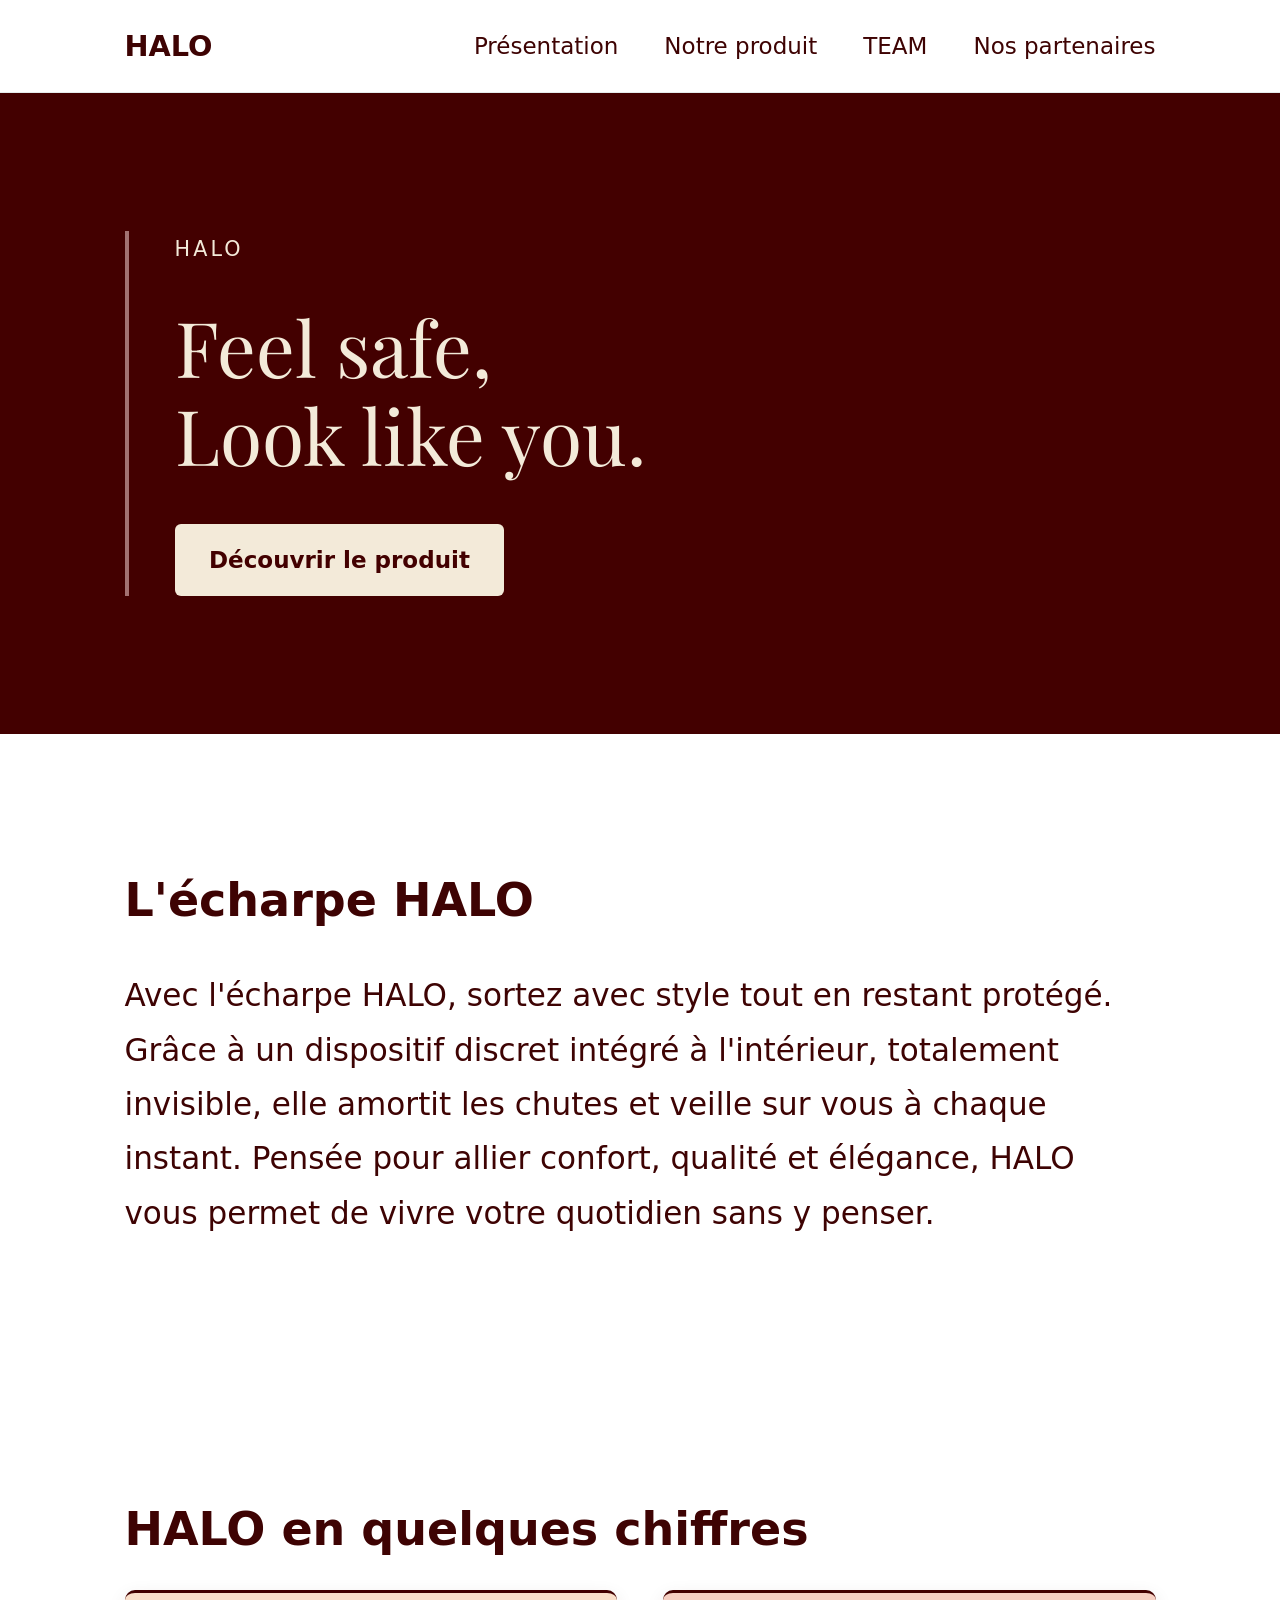
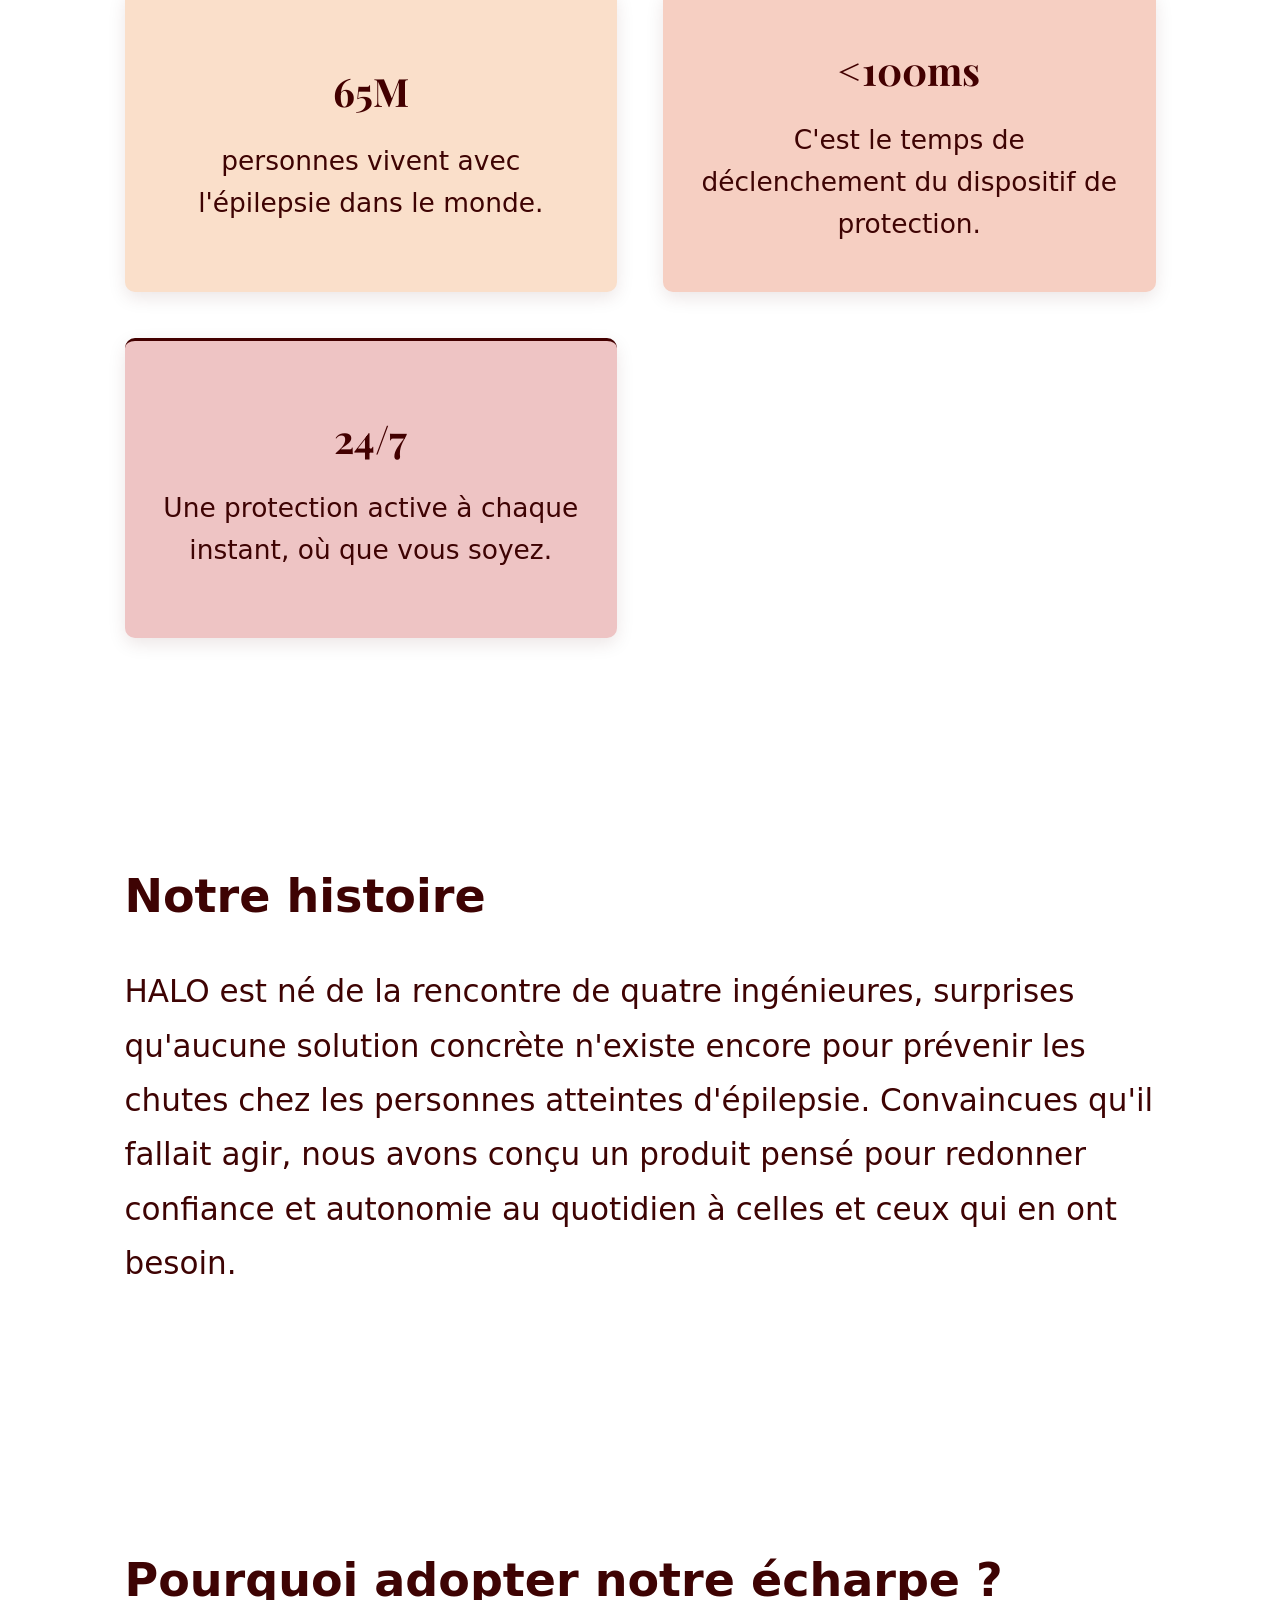
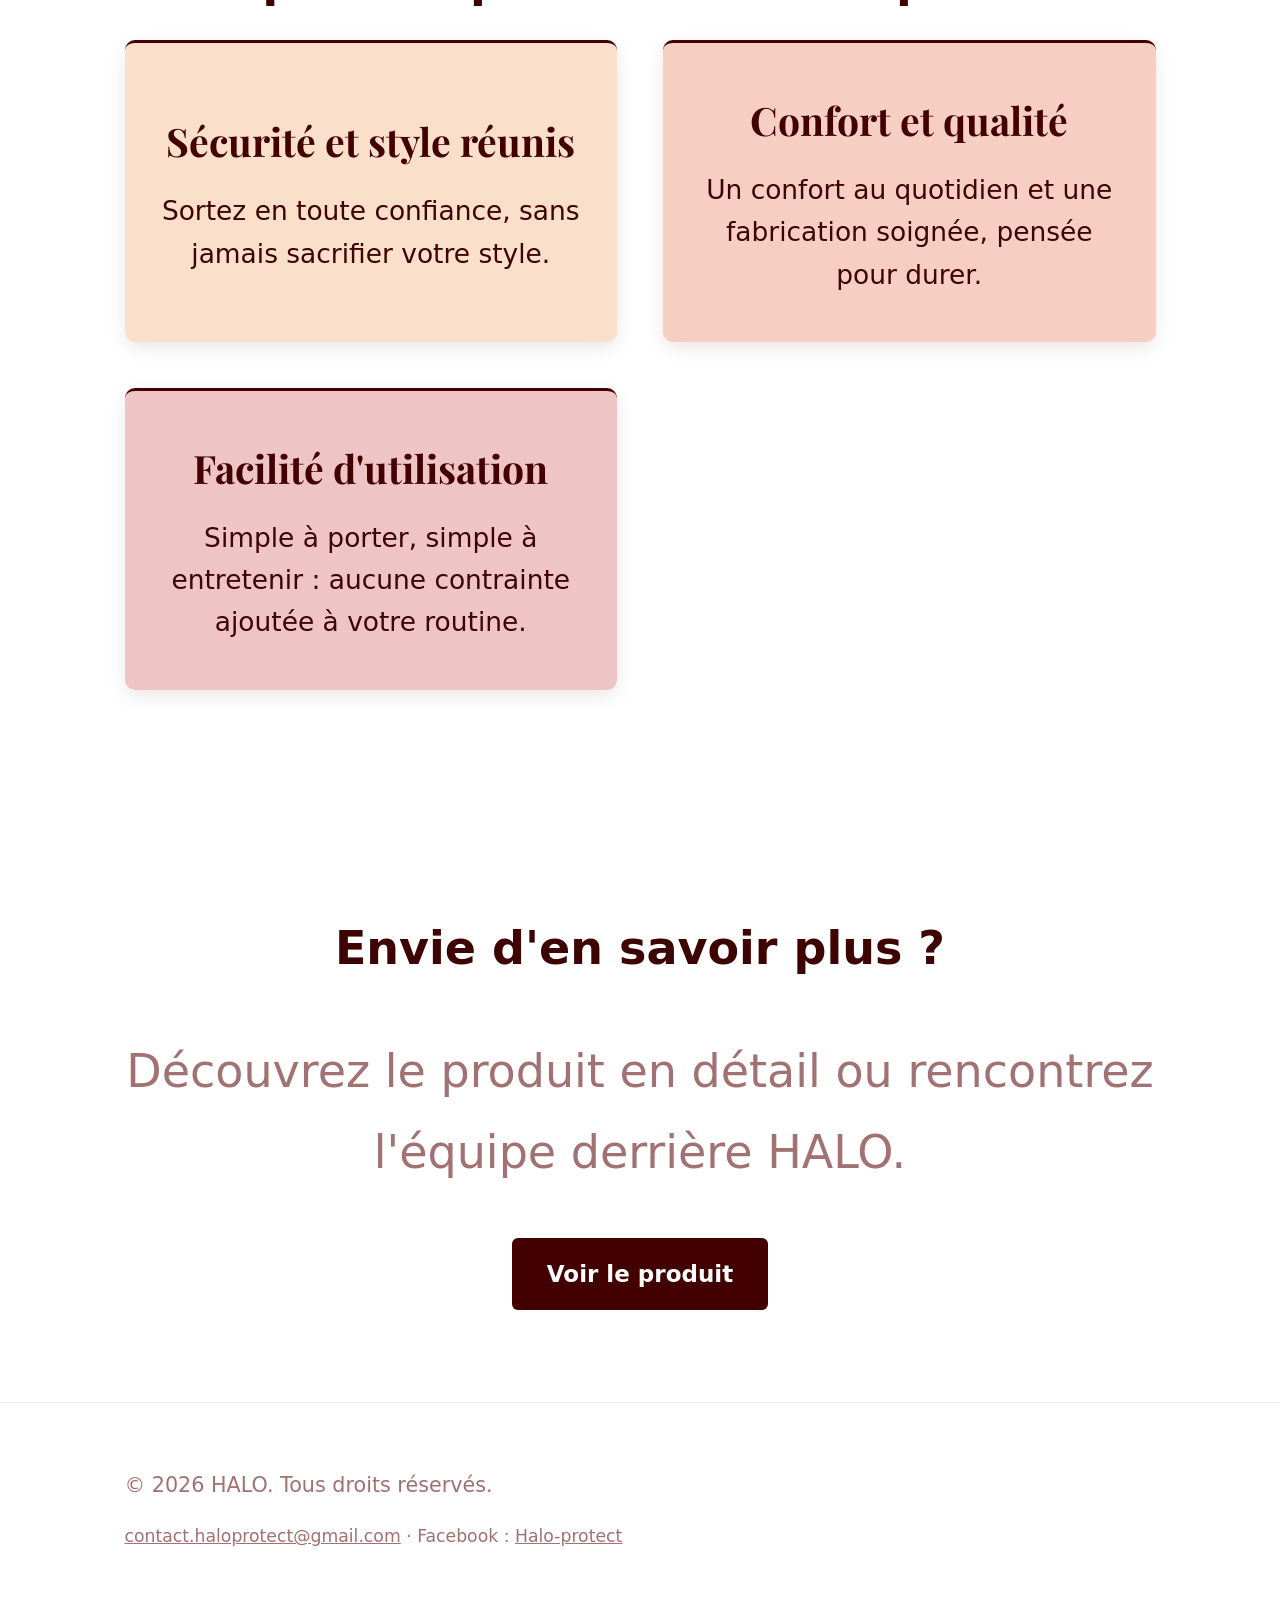
<file: index.html>
<!DOCTYPE html>
<html lang="fr">
<head>
  <meta charset="UTF-8">
  <meta name="viewport" content="width=device-width, initial-scale=1.0">
  <title>HALO Protect – L'écharpe connectée qui protège en cas de chute</title>
  <meta name="description" content="HALO Protect conçoit une écharpe connectée et discrète qui détecte les chutes liées à l'épilepsie en moins de 100ms et veille sur vous 24/7, sans compromis sur le style.">
  <link rel="canonical" href="https://www.halo-protect.be/">
  <meta property="og:title" content="HALO Protect – L'écharpe connectée qui protège en cas de chute">
  <meta property="og:description" content="Une écharpe discrète qui détecte les chutes et veille sur vous à chaque instant.">
  <meta property="og:url" content="https://www.halo-protect.be/">
  <meta property="og:type" content="website">
  <meta property="og:locale" content="fr_BE">
  <link rel="stylesheet" href="css/style.css?v=32">
  <link rel="preconnect" href="https://fonts.googleapis.com">
  <link rel="preconnect" href="https://fonts.gstatic.com" crossorigin>
  <link href="https://fonts.googleapis.com/css2?family=Playfair+Display:wght@400;600&display=swap" rel="stylesheet">
</head>
<body>

  <header class="site-header">
    <div class="container">
      <div class="logo">HALO</div>
      <nav>
        <ul class="nav-links">
          <li><a href="index.html">Présentation</a></li>
          <li><a href="produit.html">Notre produit</a></li>
          <li><a href="equipe.html">TEAM</a></li>
          <li><a href="partenaires.html">Nos partenaires</a></li>
        </ul>
      </nav>
    </div>
  </header>

  <main>

    <!-- Hero / accroche principale -->
    <section class="hero hero-dark">
      <div class="container hero-dark-inner">
        <div class="hero-bar"></div>
        <div>
          <p class="hero-eyebrow">HALO</p>
          <h1 class="hero-slogan">Feel safe,<br>Look like you.</h1>
          <a href="produit.html" class="btn">Découvrir le produit</a>
        </div>
      </div>
    </section>

    <!-- Section : présentation générale -->
    <section class="section">
      <div class="container">
        <h2 class="section-title">L'écharpe HALO</h2>
        <p>Avec l'écharpe HALO, sortez avec style tout en restant protégé. Grâce à un dispositif discret
          intégré à l'intérieur, totalement invisible, elle amortit les chutes et veille sur vous à chaque instant.
          Pensée pour allier confort, qualité et élégance, HALO vous permet de vivre votre quotidien sans y penser.
        </p>
      </div>
    </section>

    <!-- Section : chiffres clés -->
    <section class="section">
      <div class="container">
        <h2 class="section-title">HALO en quelques chiffres</h2>
        <div class="grid">
          <div class="card">
            <h3>65M</h3>
            <p>personnes vivent avec l'épilepsie dans le monde.</p>
          </div>
          <div class="card">
            <h3>&lt;100ms</h3>
            <p>C'est le temps de déclenchement du dispositif de protection.</p>
          </div>
          <div class="card">
            <h3>24/7</h3>
            <p>Une protection active à chaque instant, où que vous soyez.</p>
          </div>
        </div>
      </div>
    </section>

    <section class="section">
      <div class="container">
        <h2 class="section-title">Notre histoire</h2>
        <p>HALO est né de la rencontre de quatre ingénieures, surprises qu'aucune solution concrète n'existe
          encore pour prévenir les chutes chez les personnes atteintes d'épilepsie. Convaincues qu'il fallait agir,
          nous avons conçu un produit pensé pour redonner confiance et autonomie au quotidien à celles et ceux
          qui en ont besoin.
        </p>
      </div>
    </section>


    <!-- Section : points forts / arguments -->
    <section class="section">
      <div class="container">
        <h2 class="section-title">Pourquoi adopter notre écharpe ?</h2>
        <div class="grid">
          <div class="card">
            <h3>Sécurité et style réunis</h3>
            <p>Sortez en toute confiance, sans jamais sacrifier votre style.</p>
          </div>
          <div class="card">
            <h3>Confort et qualité</h3>
            <p>Un confort au quotidien et une fabrication soignée, pensée pour durer.</p>
          </div>
          <div class="card">
            <h3>Facilité d'utilisation</h3>
            <p>Simple à porter, simple à entretenir : aucune contrainte ajoutée à votre routine.</p>
          </div>
        </div>
      </div>
    </section>

    <!-- Section : CTA final -->
    <section class="section">
      <div class="container" style="text-align:center;">
        <h2 class="section-title">Envie d'en savoir plus ?</h2>
        <p class="section-subtitle">Découvrez le produit en détail ou rencontrez l'équipe derrière HALO.</p>
        <a href="produit.html" class="btn">Voir le produit</a>
      </div>
    </section>

  </main>

  <footer class="site-footer">
    <div class="container">
      <p>&copy; 2026 HALO. Tous droits réservés.</p>
      <p style="font-size: 0.75rem;">
        <a href="mailto:contact.haloprotect@gmail.com">contact.haloprotect@gmail.com</a>
        &middot;
        Facebook : <a href="https://www.facebook.com/profile.php?id=61594690288564" target="_blank" rel="noopener">Halo-protect</a>
      </p>
    </div>
  </footer>

  
</body>
</html>
</file>
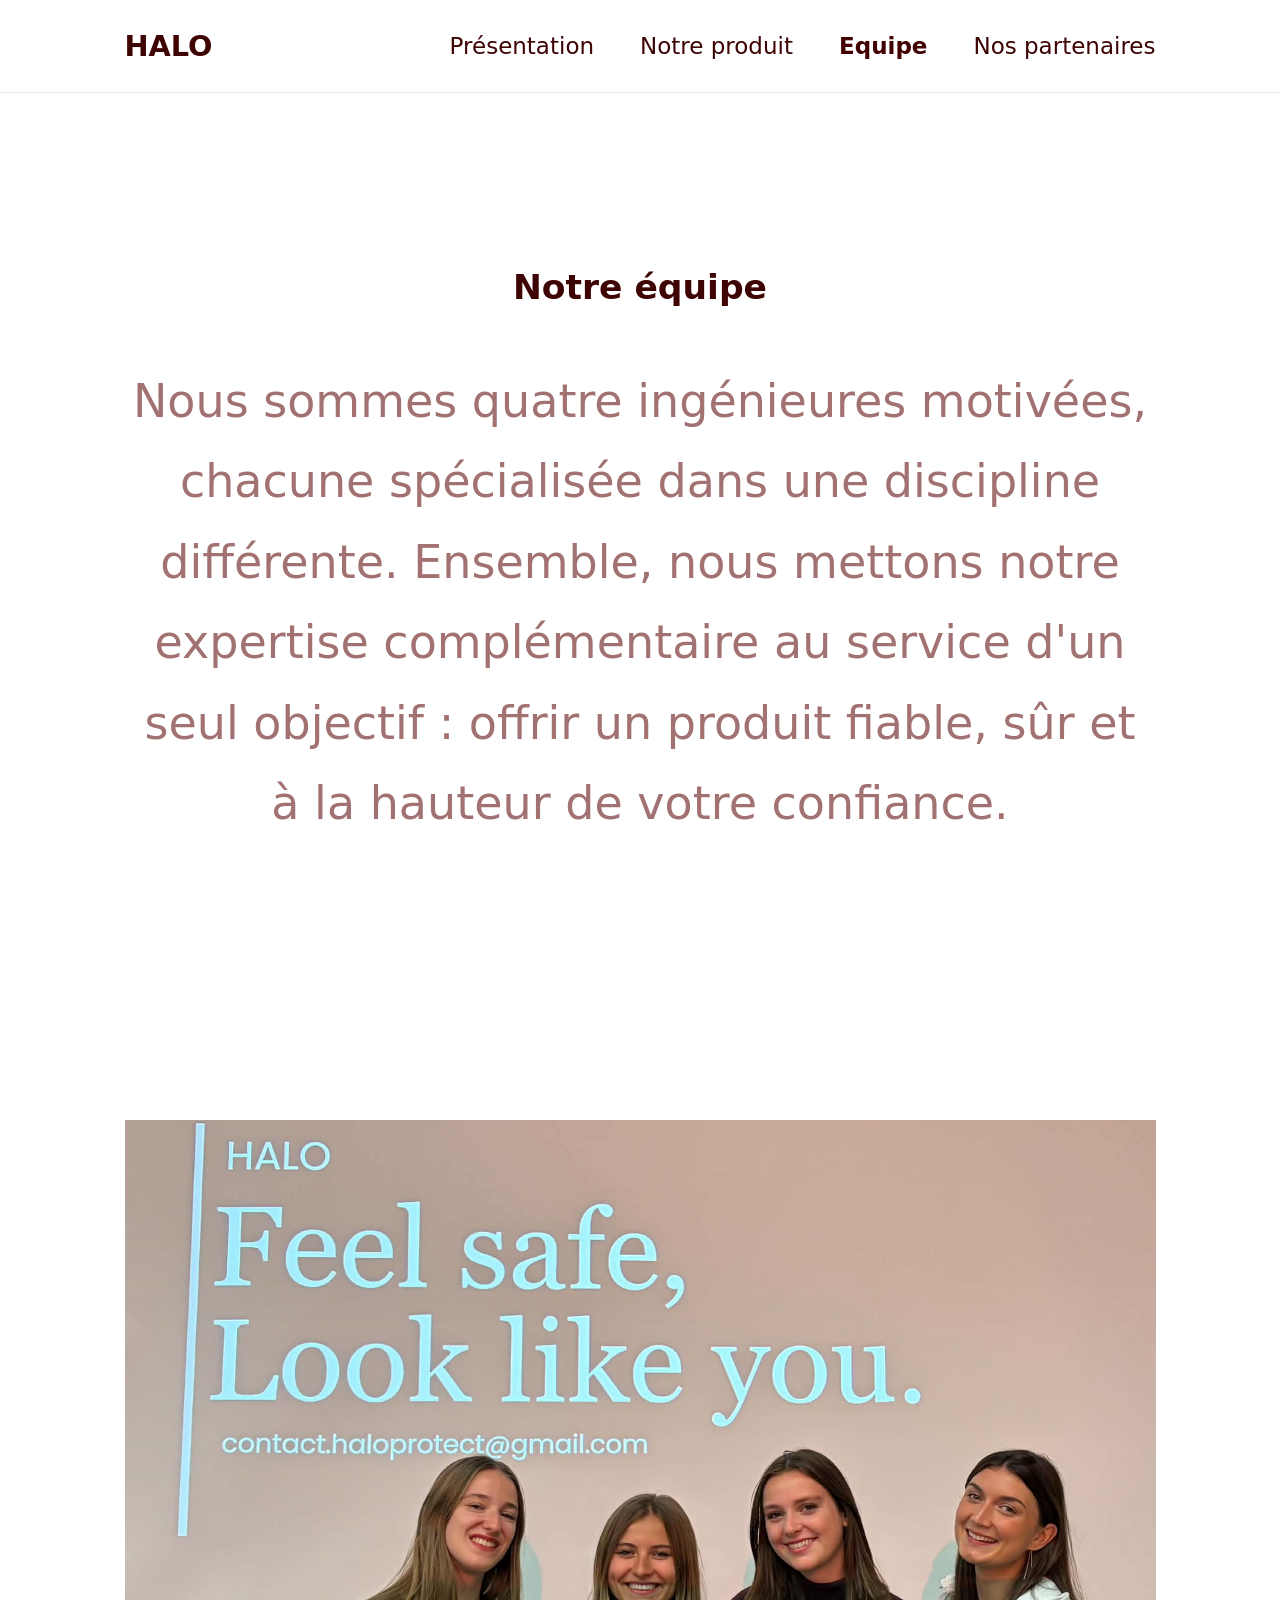
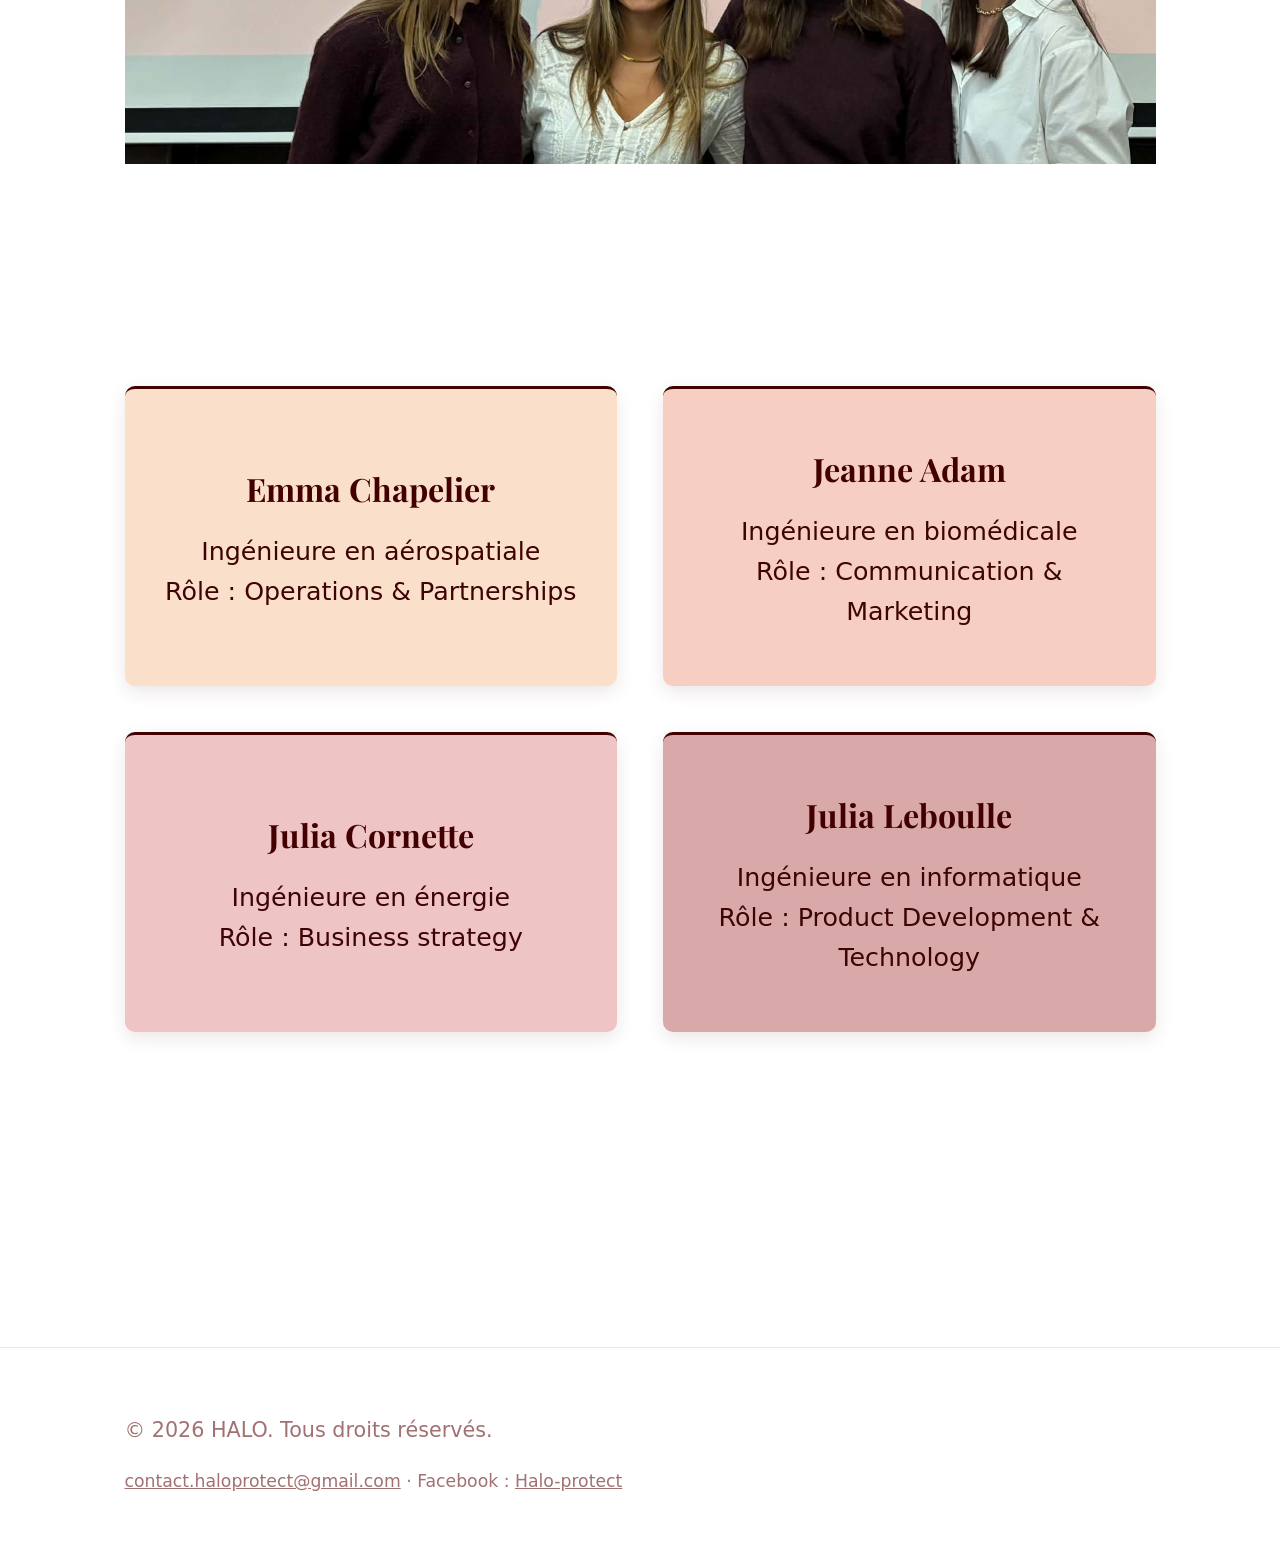
<file: equipe.html>
<!DOCTYPE html>
<html lang="fr">
<head>
  <meta charset="UTF-8">
  <meta name="viewport" content="width=device-width, initial-scale=1.0">
  <title>Équipe | HALO Protect</title>
  <meta name="description" content="Découvrez l'équipe HALO Protect, quatre ingénieurs réunis pour redonner confiance et autonomie aux personnes atteintes d'épilepsie.">
  <link rel="canonical" href="https://www.halo-protect.be/equipe.html">
  <meta property="og:title" content="Équipe | HALO Protect">
  <meta property="og:description" content="Découvrez l'équipe HALO Protect, quatre ingénieurs réunis pour redonner confiance et autonomie au quotidien.">
  <meta property="og:url" content="https://www.halo-protect.be/equipe.html">
  <meta property="og:type" content="website">
  <meta property="og:locale" content="fr_BE">
  <link rel="stylesheet" href="css/style.css?v=32">
  <link rel="preconnect" href="https://fonts.googleapis.com">
  <link rel="preconnect" href="https://fonts.gstatic.com" crossorigin>
  <link href="https://fonts.googleapis.com/css2?family=Playfair+Display:wght@400;600&display=swap" rel="stylesheet">
</head>
<body>

  <header class="site-header">
    <div class="container">
      <div class="logo">HALO</div>
      <nav>
        <ul class="nav-links">
          <li><a href="index.html">Présentation</a></li>
          <li><a href="produit.html">Notre produit</a></li>
          <li><a href="equipe.html" class="active">Equipe</a></li>
          <li><a href="partenaires.html">Nos partenaires</a></li>
        </ul>
      </nav>
    </div>
  </header>

  <main>

    <!-- Intro équipe -->
    <section class="hero">
      <div class="container">
        <h1>Notre équipe</h1>
        <p class="section-subtitle">Nous sommes quatre ingénieures motivées, chacune spécialisée dans une discipline différente. Ensemble, nous mettons notre expertise complémentaire au service d'un seul objectif : offrir un produit fiable, sûr et à la hauteur de votre confiance.</p>
      </div>
    </section>

    <!-- Photo de l'équipe -->
    <section class="section">
      <div class="container">
        <img src="assets/images/equipe2.jpg" alt="Photo de l'équipe HALO" class="team-photo">
      </div>
    </section>

    <!-- Membres de l'équipe -->
    <section class="section">
      <div class="container">
        <h2 class="section-title"></h2>
        <div class="grid team-grid">
          <div class="card team-card team-card-1">
            <h3>Emma Chapelier</h3>
            <p>Ingénieure en aérospatiale<br>
              Rôle : Operations & Partnerships</p>
          </div>
          <div class="card team-card team-card-2">
            <h3>Jeanne Adam</h3>
            <p>Ingénieure en biomédicale<br>
              Rôle : Communication & Marketing</p>
          </div>
          <div class="card team-card team-card-3">
            <h3>Julia Cornette</h3>
            <p>Ingénieure en énergie<br>
              Rôle : Business strategy</p>
          </div>
          <div class="card team-card team-card-4">
            <h3>Julia Leboulle</h3>
            <p>Ingénieure en informatique<br>
              Rôle : Product Development & Technology</p>
          </div>
        </div>
      </div>
    </section>

    <!-- Valeurs / culture (optionnel) -->
    <section class="section">
      <div class="container">
        <h2 class="section-title"></h2>
        <p></p>
      </div>
    </section>

  </main>

  <footer class="site-footer">
    <div class="container">
      <p>&copy; 2026 HALO. Tous droits réservés.</p>
      <p style="font-size: 0.75rem;">
        <a href="mailto:contact.haloprotect@gmail.com">contact.haloprotect@gmail.com</a>
        &middot;
        Facebook : <a href="https://www.facebook.com/profile.php?id=61594690288564" target="_blank" rel="noopener">Halo-protect</a>
      </p>
    </div>
  </footer>

  <script src="js/main.js"></script>
</body>
</html>
</file>
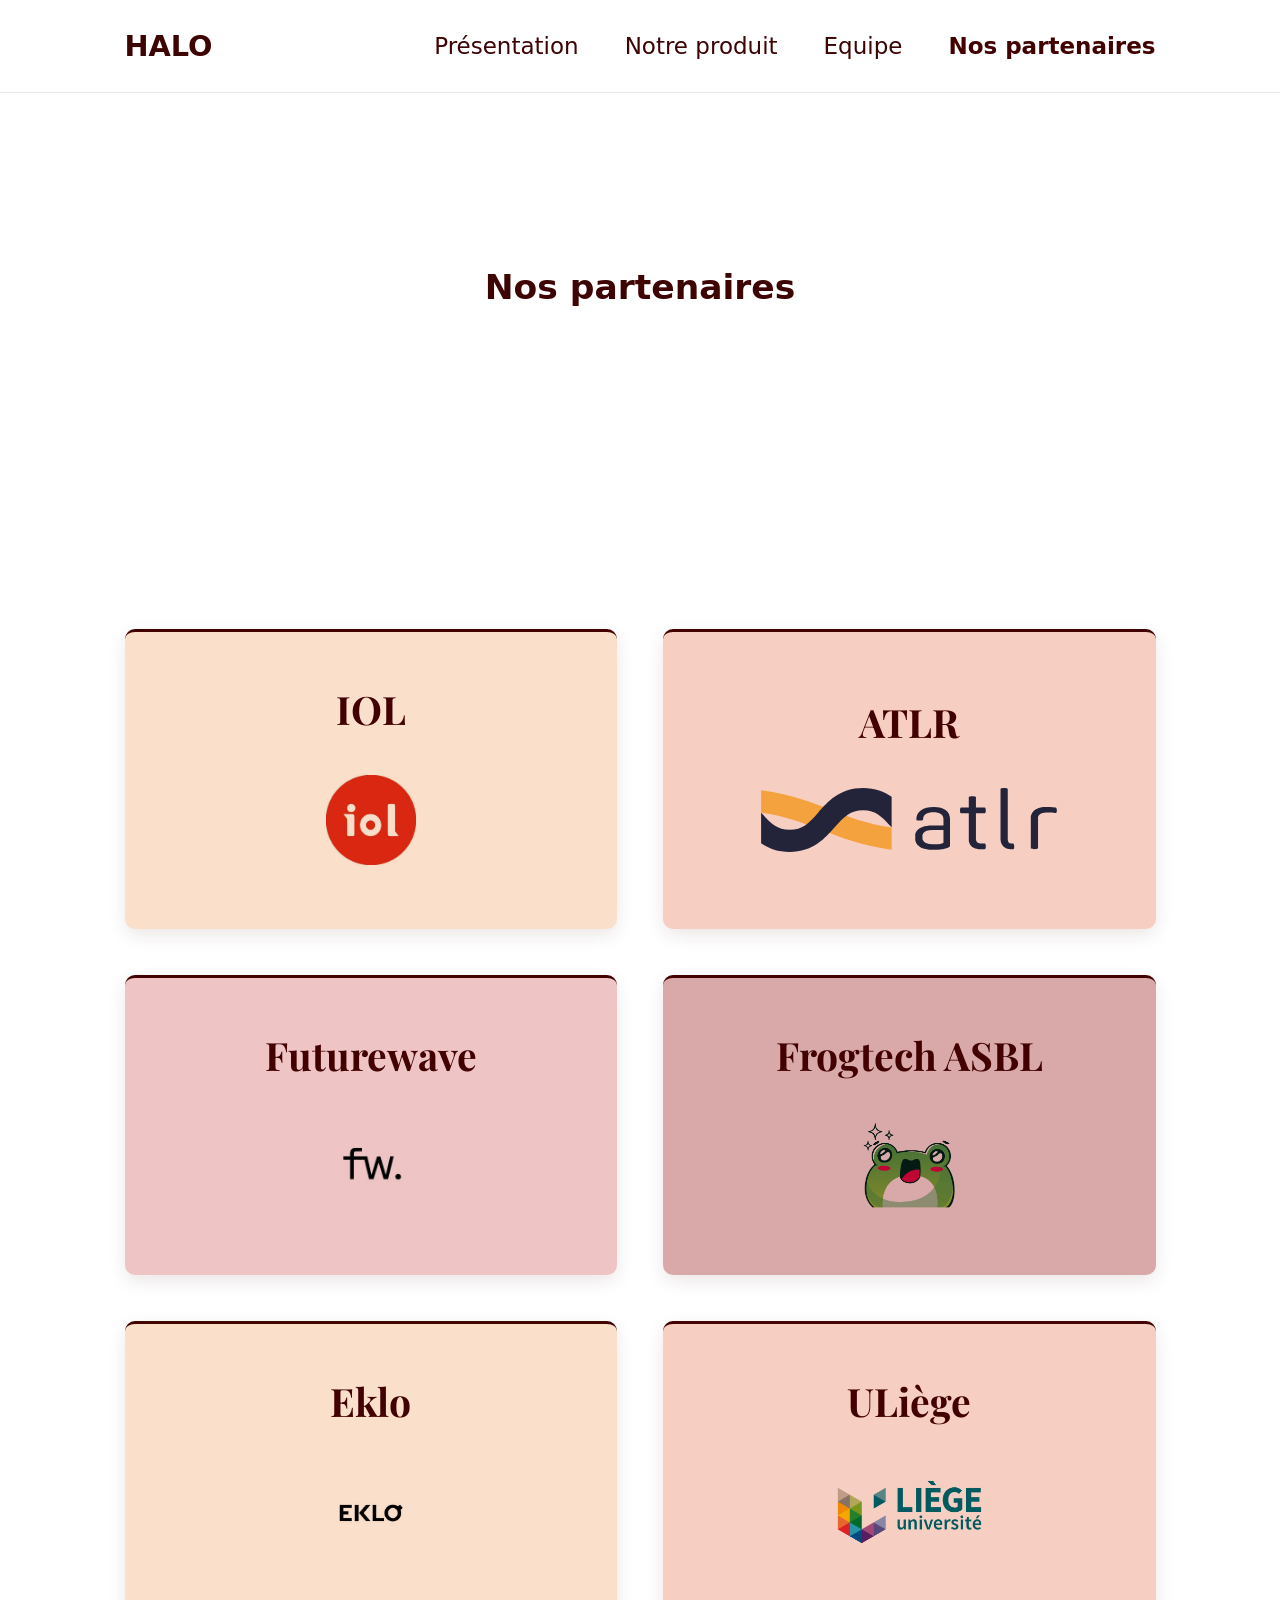
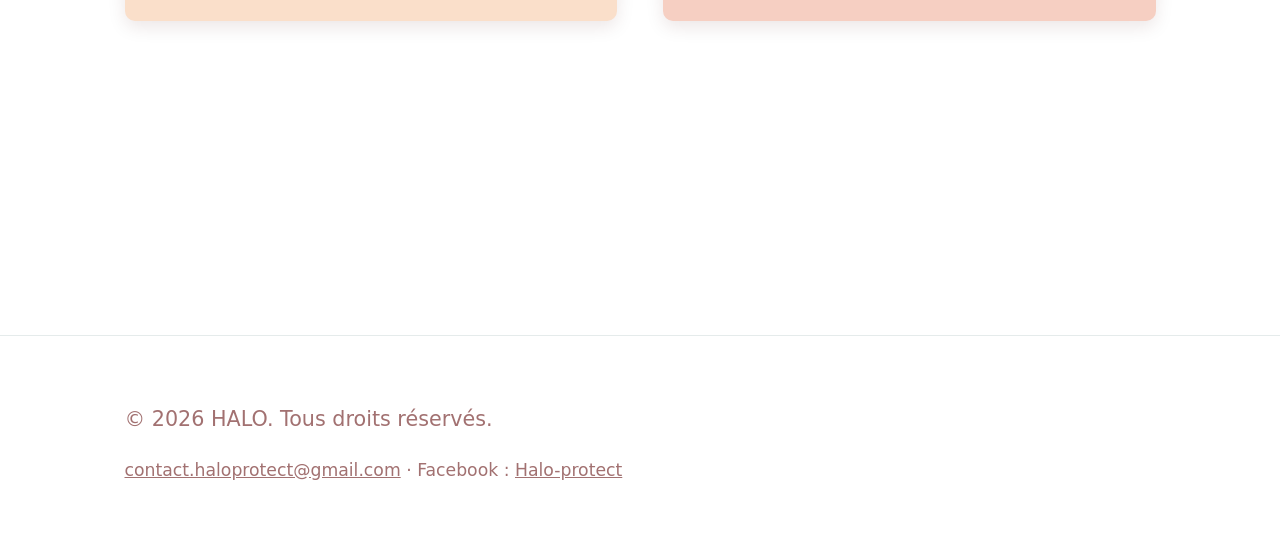
<file: partenaires.html>
<!DOCTYPE html>
<html lang="fr">
<head>
  <meta charset="UTF-8">
  <meta name="viewport" content="width=device-width, initial-scale=1.0">
  <title>Nos partenaires | HALO Protect</title>
  <meta name="description" content="Découvrez les partenaires qui soutiennent HALO Protect dans le développement de son écharpe connectée pour la protection contre les chutes.">
  <link rel="canonical" href="https://www.halo-protect.be/partenaires.html">
  <meta property="og:title" content="Nos partenaires | HALO Protect">
  <meta property="og:description" content="Découvrez les partenaires qui soutiennent HALO Protect.">
  <meta property="og:url" content="https://www.halo-protect.be/partenaires.html">
  <meta property="og:type" content="website">
  <meta property="og:locale" content="fr_BE">
  <link rel="stylesheet" href="css/style.css?v=32">
  <link rel="preconnect" href="https://fonts.googleapis.com">
  <link rel="preconnect" href="https://fonts.gstatic.com" crossorigin>
  <link href="https://fonts.googleapis.com/css2?family=Playfair+Display:wght@400;600&display=swap" rel="stylesheet">
</head>
<body>

  <header class="site-header">
    <div class="container">
      <div class="logo">HALO</div>
      <nav>
        <ul class="nav-links">
          <li><a href="index.html">Présentation</a></li>
          <li><a href="produit.html">Notre produit</a></li>
          <li><a href="equipe.html">Equipe</a></li>
          <li><a href="partenaires.html" class="active">Nos partenaires</a></li>
        </ul>
      </nav>
    </div>
  </header>

  <main>

    <!-- Intro partenaires -->
    <section class="hero">
      <div class="container">
        <h1>Nos partenaires</h1>
        <p class="section-subtitle"></p>
      </div>
    </section>

    <!-- Liste des partenaires -->
    <section class="section">
      <div class="container">
        <h2 class="section-title"></h2>
        <div class="grid">
          <div class="card card-partner">
            <h3>IOL</h3>
            <img src="assets/images/partenaires/iol.jpeg" alt="Logo IOL" class="partner-logo">
            <p></p>
          </div>
          <div class="card card-partner">
            <h3>ATLR</h3>
            <img src="assets/images/partenaires/atlr.svg" alt="Logo ATLR Engineering" class="partner-logo">
            <p></p>
          </div>
          <div class="card card-partner">
            <h3>Futurewave</h3>
            <img src="assets/images/partenaires/futurewave.jpeg" alt="Logo Futurewave" class="partner-logo">
            <p></p>
          </div>
          <div class="card card-partner">
            <h3>Frogtech ASBL</h3>
            <img src="assets/images/partenaires/frogtech.png" alt="Logo Frogtech ASBL" class="partner-logo">
            <p></p>
          </div>
          <div class="card card-partner">
            <h3>Eklo</h3>
            <img src="assets/images/partenaires/eklo.png" alt="Logo Eklo" class="partner-logo">
            <p></p>
          </div>
          <div class="card card-partner">
            <h3>ULiège</h3>
            <img src="assets/images/partenaires/uliege.png" alt="Logo ULiège" class="partner-logo">
            <p></p>
          </div>
        </div>
      </div>
    </section>

    <!-- Appel à devenir partenaire -->
    <section class="section">
      <div class="container">
        <h2 class="section-title"></h2>
        <p></p>
      </div>
    </section>

  </main>

  <footer class="site-footer">
    <div class="container">
      <p>&copy; 2026 HALO. Tous droits réservés.</p>
      <p style="font-size: 0.75rem;">
        <a href="mailto:contact.haloprotect@gmail.com">contact.haloprotect@gmail.com</a>
        &middot;
        Facebook : <a href="https://www.facebook.com/profile.php?id=61594690288564" target="_blank" rel="noopener">Halo-protect</a>
      </p>
    </div>
  </footer>

  <script src="js/main.js"></script>
</body>
</html>
</file>
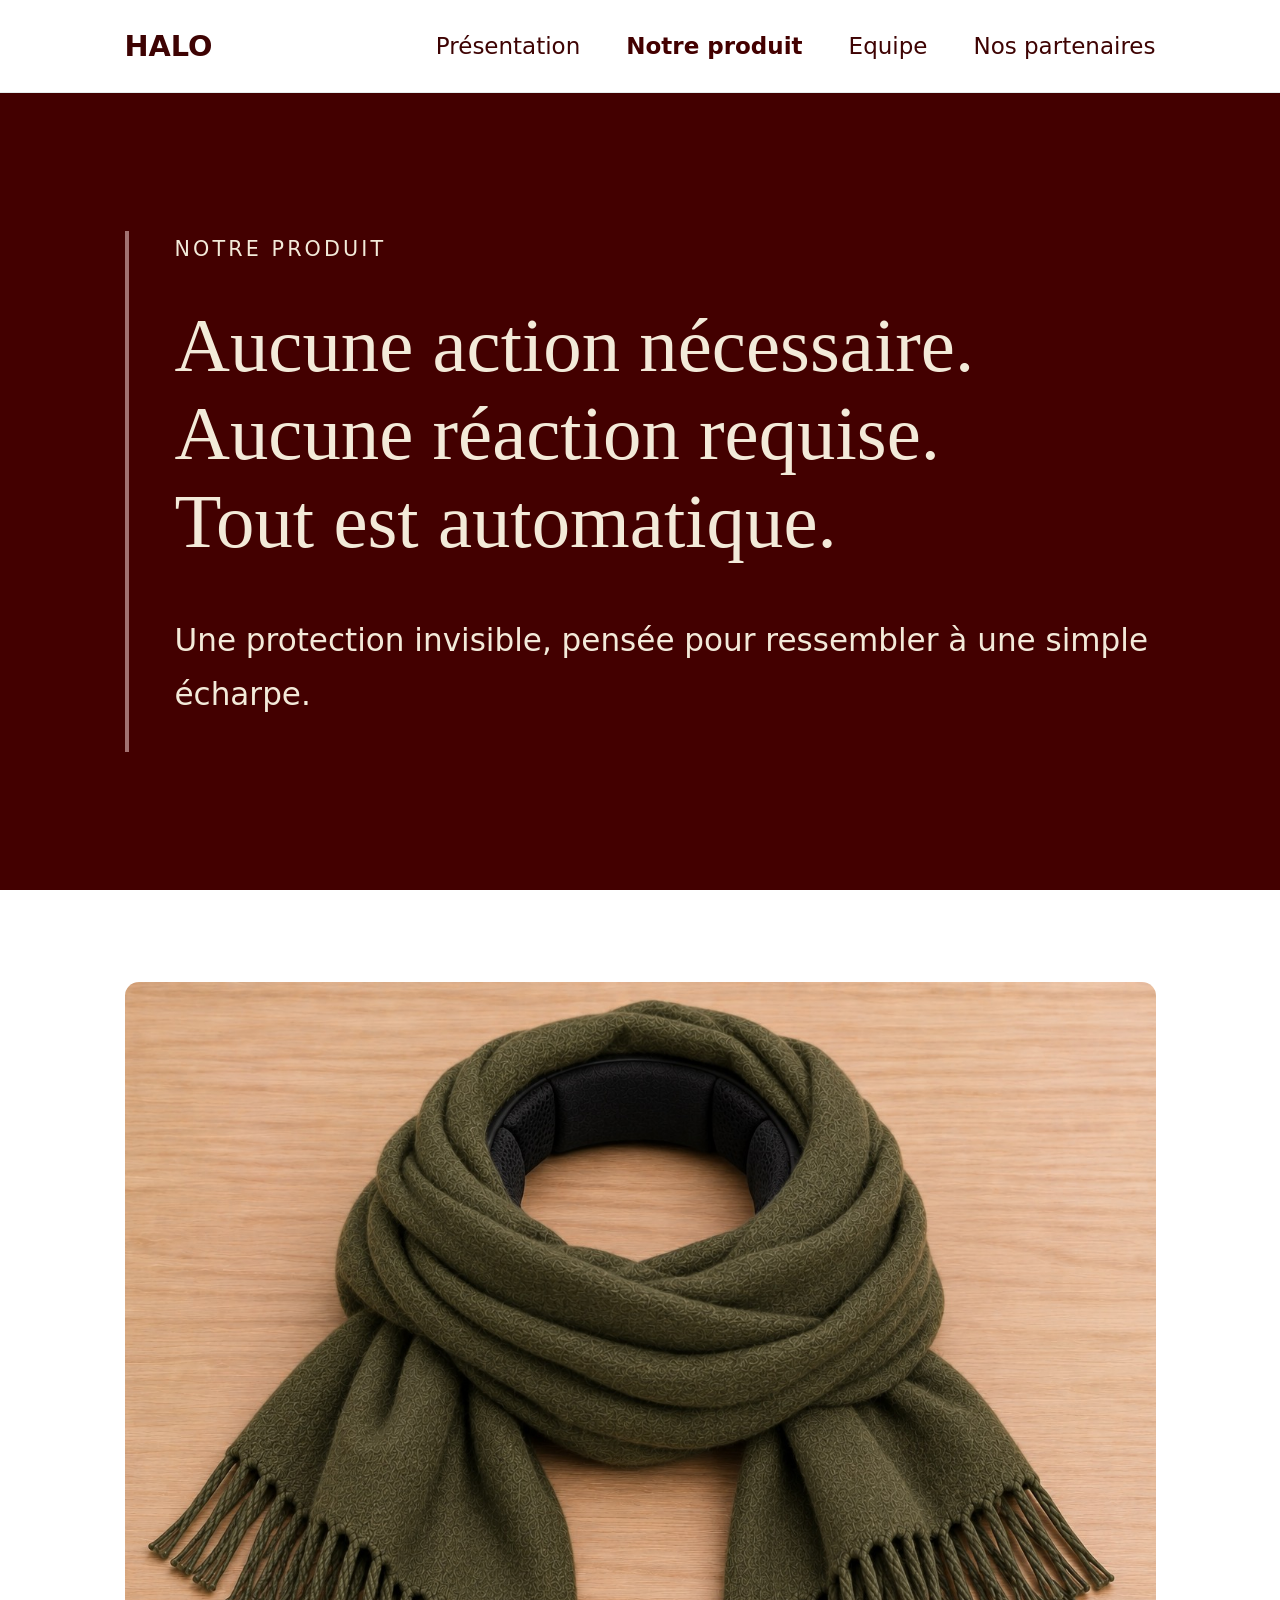
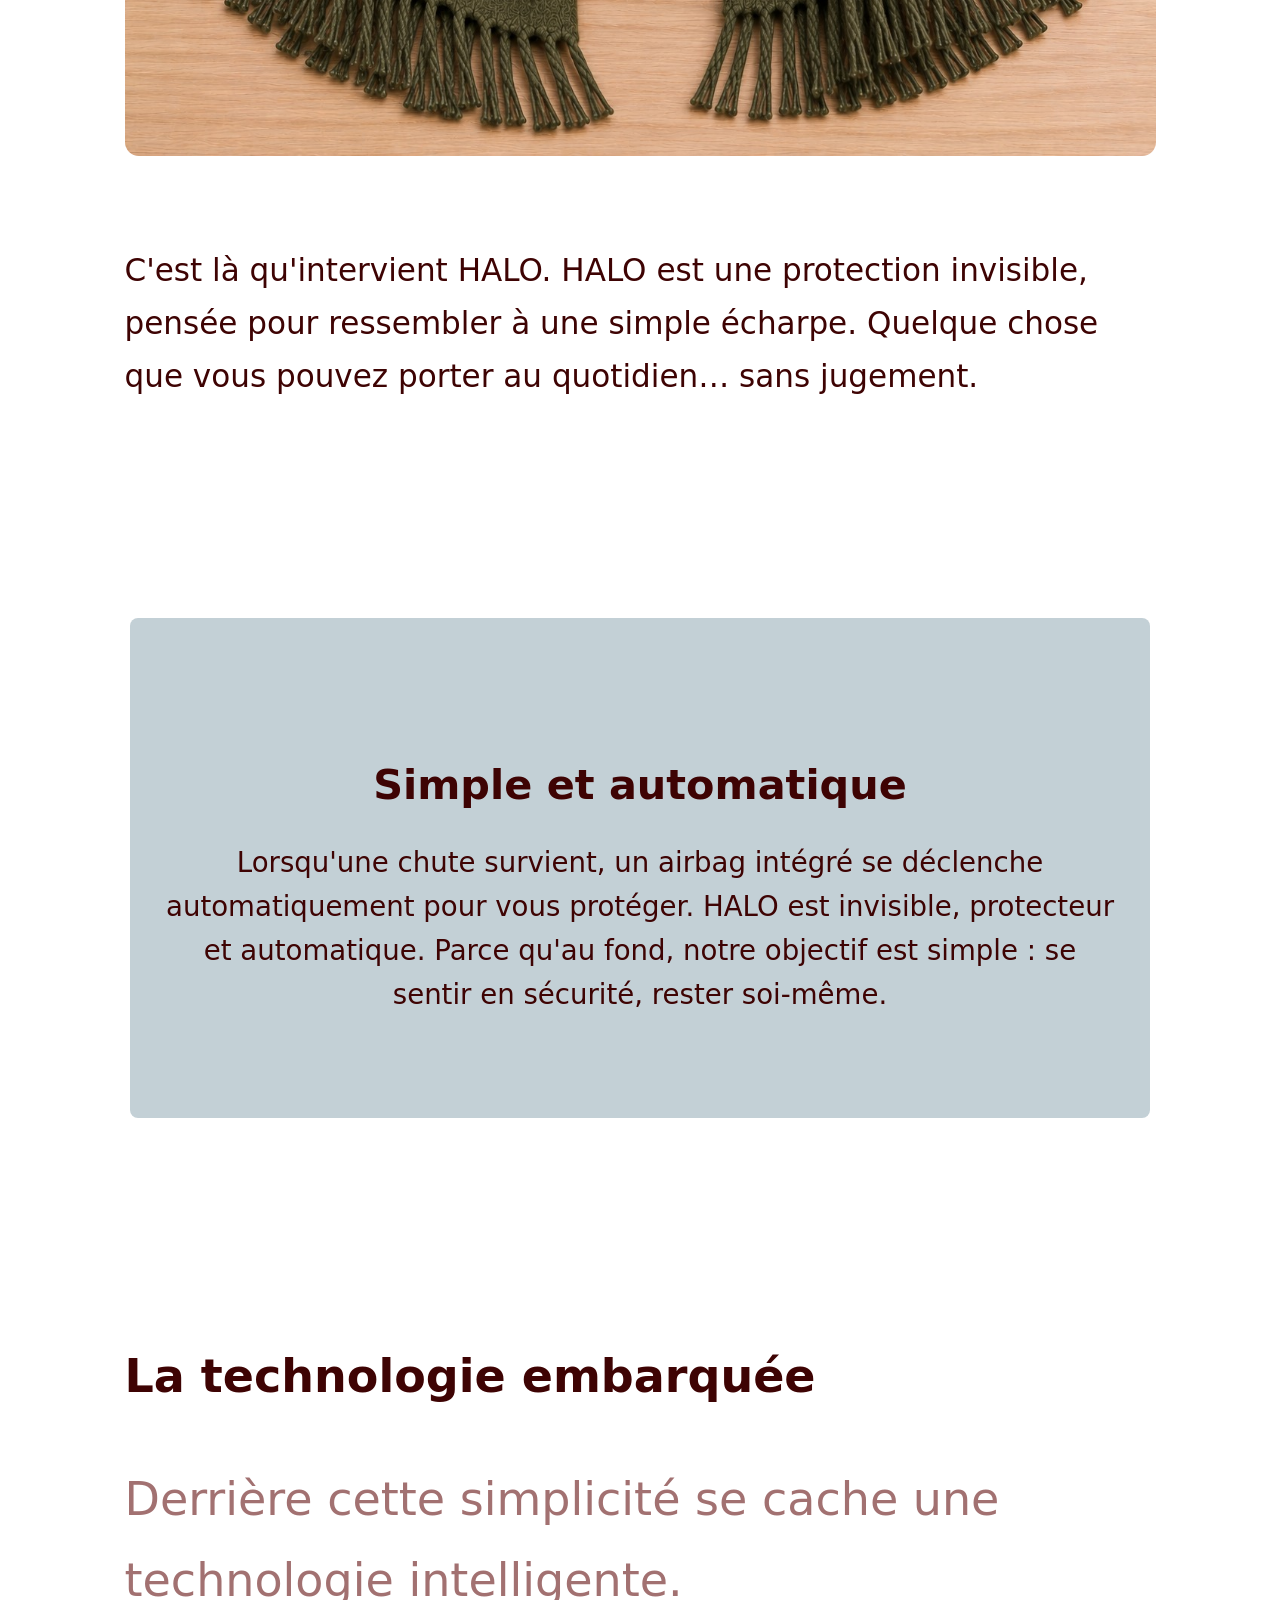
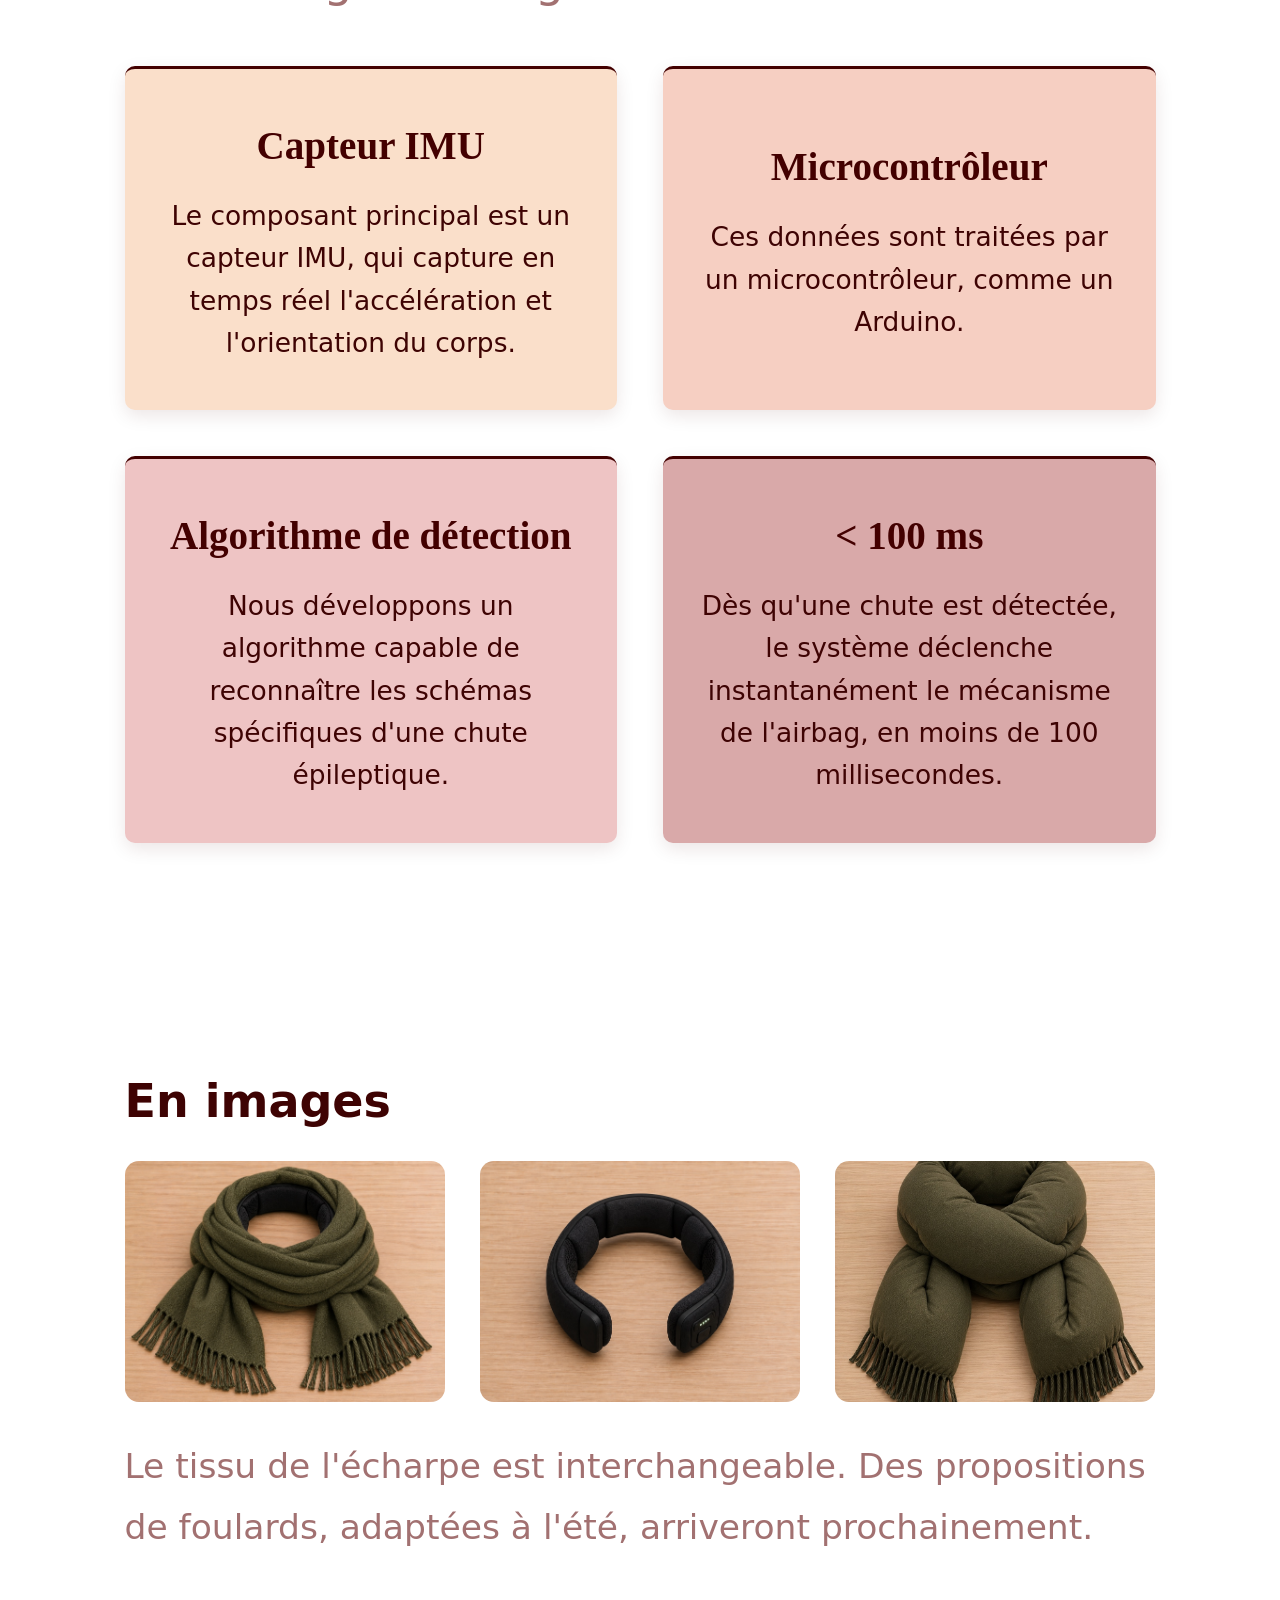
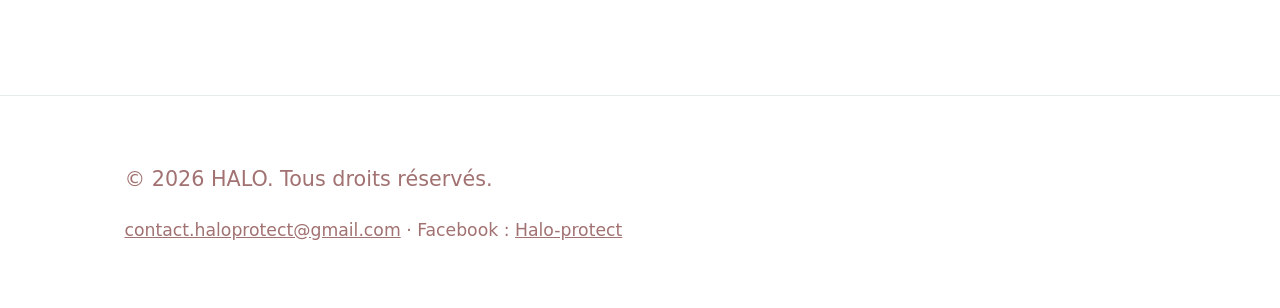
<file: produit.html>
<!DOCTYPE html>
<html lang="fr">
<head>
  <meta charset="UTF-8">
  <meta name="viewport" content="width=device-width, initial-scale=1.0">
  <title>Notre produit | HALO Protect</title>
  <meta name="description" content="Découvrez l'écharpe HALO Protect : un dispositif discret et connecté qui amortit les chutes et alerte en temps réel, pensé pour les personnes atteintes d'épilepsie.">
  <link rel="canonical" href="https://www.halo-protect.be/produit.html">
  <meta property="og:title" content="Notre produit | HALO Protect">
  <meta property="og:description" content="Découvrez l'écharpe HALO Protect, notre dispositif connecté qui amortit les chutes et alerte en temps réel.">
  <meta property="og:url" content="https://www.halo-protect.be/produit.html">
  <meta property="og:type" content="website">
  <meta property="og:locale" content="fr_BE">
  <link rel="stylesheet" href="css/style.css?v=32">
</head>
<body>

  <header class="site-header">
    <div class="container">
      <div class="logo">HALO</div>
      <nav>
        <ul class="nav-links">
          <li><a href="index.html">Présentation</a></li>
          <li><a href="produit.html">Notre produit</a></li>
          <li><a href="equipe.html">Equipe</a></li>
          <li><a href="partenaires.html">Nos partenaires</a></li>
        </ul>
      </nav>
    </div>
  </header>

  <main>

    <!-- Intro produit -->
    <section class="hero hero-dark">
      <div class="container hero-dark-inner">
        <div class="hero-bar"></div>
        <div>
          <p class="hero-eyebrow">Notre produit</p>
          <h1 class="hero-slogan">Aucune action nécessaire.<br>Aucune réaction requise.<br>Tout est automatique.</h1>
          <p>Une protection invisible, pensée pour ressembler à une simple écharpe.</p>
        </div>
      </div>
    </section>

    <!-- Accroche -->
    <section class="section">
      <div class="container product-intro">
        <img src="assets/images/produit-1.jpg" alt="L'écharpe HALO avec l'airbag intégré, non gonflé" class="product-photo">
        <p>C'est là qu'intervient HALO. HALO est une protection invisible, pensée pour ressembler
          à une simple écharpe. Quelque chose que vous pouvez porter au quotidien… sans jugement.</p>
      </div>
    </section>

    <!-- Fonctionnement -->
    <section class="section">
      <div class="container callout-wrap">
        <div class="callout">
          <h2 class="section-title">Simple et automatique</h2>
          <p>Lorsqu'une chute survient, un airbag intégré se déclenche automatiquement pour vous protéger.
            HALO est invisible, protecteur et automatique. Parce qu'au fond, notre objectif est simple :
            se sentir en sécurité, rester soi-même.</p>
        </div>
      </div>
    </section>

    <!-- Technologie embarquée -->
    <section class="section">
      <div class="container">
        <h2 class="section-title">La technologie embarquée</h2>
        <p class="section-subtitle">Derrière cette simplicité se cache une technologie intelligente.</p>
        <div class="grid">
          <div class="card">
            <h3>Capteur IMU</h3>
            <p>Le composant principal est un capteur IMU, qui capture en temps réel l'accélération
              et l'orientation du corps.</p>
          </div>
          <div class="card">
            <h3>Microcontrôleur</h3>
            <p>Ces données sont traitées par un microcontrôleur, comme un Arduino.</p>
          </div>
          <div class="card">
            <h3>Algorithme de détection</h3>
            <p>Nous développons un algorithme capable de reconnaître les schémas spécifiques
              d'une chute épileptique.</p>
          </div>
          <div class="card">
            <h3>&lt; 100 ms</h3>
            <p>Dès qu'une chute est détectée, le système déclenche instantanément le mécanisme
              de l'airbag, en moins de 100 millisecondes.</p>
          </div>
        </div>
      </div>
    </section>

    <!-- Démo / captures d'écran -->
    <section class="section">
      <div class="container">
        <h2 class="section-title">En images</h2>
        <div class="product-gallery">
          <img src="assets/images/produit-1.jpg" alt="L'écharpe HALO portée, avec l'airbag intégré non gonflé">
          <img src="assets/images/produit-2.jpg" alt="Le dispositif airbag de HALO, seul">
          <img src="assets/images/produit-3.jpg" alt="L'écharpe HALO repliée">
        </div>
        <p class="section-subtitle" style="margin-top: 1.5rem; font-size: 1.5rem;">
          Le tissu de l'écharpe est interchangeable. Des propositions de foulards, adaptées à l'été, arriveront prochainement.
        </p>
      </div>
    </section>

  </main>

  <footer class="site-footer">
    <div class="container">
      <p>&copy; 2026 HALO. Tous droits réservés.</p>
      <p style="font-size: 0.75rem;">
        <a href="mailto:contact.haloprotect@gmail.com">contact.haloprotect@gmail.com</a>
        &middot;
        Facebook : <a href="https://www.facebook.com/profile.php?id=61594690288564" target="_blank" rel="noopener">Halo-protect</a>
      </p>
    </div>
  </footer>

  <script src="js/main.js"></script>
</body>
</html>
</file>
<file: css/style.css>
/* ==========================================================================
   Variables globales
   ========================================================================== */
:root {
  --color-bg: #ffffff;
  --color-text: #3e0303;
  --color-primary: #430000;
  --color-muted: #a27171;
  --color-border: #e5ebeb;
  --color-cream: #f3ead9;

  --font-main: system-ui, -apple-system, "Segoe UI", sans-serif;
  --font-serif: "Playfair Display", Georgia, "Times New Roman", serif;

  --max-width: 1100px;
  --spacing: 1.5rem;
  --product-col: calc((1100px - 2 * 1.5rem - 2.5rem) / 2);
}

/* ==========================================================================
   Reset de base
   ========================================================================== */
*, *::before, *::after {
  box-sizing: border-box;
}

html {
  font-size:23px;
}

body {
  margin: 0;
  font-family: var(--font-main);
  color: var(--color-text);
  background: var(--color-bg);
  line-height: 1.6;
}

main p {
  font-size: 1.35rem;
  line-height: 1.75;
}

img {
  max-width: 100%;
  display: block;
}

a {
  color: inherit;
  text-decoration: none;
}

.container {
  max-width: var(--max-width);
  margin: 0 auto;
  padding: 0 var(--spacing);
}

/* ==========================================================================
   Header / Navigation
   ========================================================================== */
.site-header {
  border-bottom: 1px solid var(--color-border);
}

.site-header .container {
  display: flex;
  align-items: center;
  justify-content: space-between;
  padding-top: 1rem;
  padding-bottom: 1rem;
}

.logo {
  font-weight: 700;
  font-size: 1.25rem;
}

.nav-links {
  display: flex;
  gap: 2rem;
  list-style: none;
  margin: 0;
  padding: 0;
}

.nav-links a.active {
  color: var(--color-primary);
  font-weight: 600;
}

/* ==========================================================================
   Sections génériques (réutilisables sur toutes les pages)
   ========================================================================== */
.section {
  padding: 4rem 0;
}

.section-title {
  font-size: 2rem;
  margin-bottom: 1rem;
}

.section-subtitle {
  color: var(--color-muted);
  font-size: 2rem;
  margin-bottom: 2rem;
}

.hero {
  padding: 6rem 0;
  text-align: center;
}

.grid {
  display: grid;
  gap: 2rem;
  grid-template-columns: repeat(2, 1fr);
}

@media (max-width: 500px) {
  .grid {
    grid-template-columns: 1fr;
  }
}

.card {
  display: flex;
  flex-direction: column;
  justify-content: center;
  min-height: 300px;
  text-align: center;
  border: none;
  border-top: 3px solid var(--color-primary);
  border-radius: 10px;
  padding: 2rem 1.5rem;
  background: var(--color-cream);
  box-shadow: 0 6px 18px rgba(67, 0, 0, 0.1);
  transition: transform 0.2s ease, box-shadow 0.2s ease;
}

.card:hover {
  transform: translateY(-4px);
  box-shadow: 0 12px 26px rgba(67, 0, 0, 0.16);
}

.grid .card:nth-child(4n+1) { background: #fadfca; }
.grid .card:nth-child(4n+2) { background: #f6cfc2; }
.grid .card:nth-child(4n+3) { background: #eec4c4; }
.grid .card:nth-child(4n+4) { background: #d9a9a9; }

.card h3 {
  font-family: var(--font-serif);
  color: var(--color-primary);
  margin: 0 0 0.75rem;
  font-size: 1.7rem;
  overflow-wrap: break-word;
}

.card p {
  margin: 0;
  color: var(--color-text);
  font-size: 1.15rem;
  line-height: 1.6;
}

.card-partner {
  align-items: center;
  gap: 0.75rem;
}

.partner-logo {
  max-width: 70%;
  max-height: 90px;
  object-fit: contain;
  mix-blend-mode: multiply;
}

.btn {
  display: inline-block;
  padding: 0.75rem 1.5rem;
  border-radius: 6px;
  background: var(--color-primary);
  color: #fff;
  font-weight: 600;
}

/* ==========================================================================
   Hero variante sombre (page d'accueil)
   ========================================================================== */
.hero-dark {
  background: var(--color-primary);
  color: var(--color-cream);
  text-align: left;
}

.hero-dark-inner {
  display: flex;
  align-items: flex-start;
  gap: 2rem;
}

.hero-bar {
  width: 4px;
  align-self: stretch;
  background: var(--color-muted);
  flex-shrink: 0;
}

.hero-eyebrow {
  letter-spacing: 0.15em;
  text-transform: uppercase;
  font-size: 0.9rem;
  margin: 0 0 1.5rem;
}

.hero-slogan {
  font-family: var(--font-serif);
  font-weight: 400;
  font-size: clamp(2.5rem, 6vw, 4.5rem);
  line-height: 1.15;
  margin: 0 0 2rem;
}

.hero-dark .btn {
  background: var(--color-cream);
  color: var(--color-primary);
}

/* ==========================================================================
   Cartes équipe
   ========================================================================== */
.team-grid {
  grid-template-columns: repeat(2, 1fr);
}

@media (max-width: 500px) {
  .team-grid {
    grid-template-columns: 1fr;
  }
}

.team-card {
  display: flex;
  flex-direction: column;
  justify-content: center;
  min-height: 300px;
  text-align: center;
  border: none;
  border-top: 3px solid var(--color-primary);
  border-radius: 10px;
  padding: 2rem 1.5rem;
  background: var(--color-cream);
  box-shadow: 0 6px 18px rgba(67, 0, 0, 0.1);
  transition: transform 0.2s ease, box-shadow 0.2s ease;
}

.team-card:hover {
  transform: translateY(-4px);
  box-shadow: 0 10px 22px rgba(67, 0, 0, 0.14);
}

.team-card h3 {
  font-family: var(--font-serif);
  color: var(--color-primary);
  margin: 0 0 0.75rem;
  font-size: 1.4rem;
}

.team-card p {
  margin: 0;
  color: var(--color-text);
  font-size: 1.1rem;
  line-height: 1.6;
}

.team-card-1 { background: #fadfca; }
.team-card-2 { background: #f6cfc2; }
.team-card-3 { background: #eec4c4; }
.team-card-4 { background: #d9a9a9; }

.team-photo {
  width: 100%;
  aspect-ratio: 16 / 10;
  object-fit: cover;
}

.callout-wrap {
  display: flex;
  justify-content: center;
}

.callout {
  width: 1020px;
  height: 500px;
  max-width: 100%;
  display: flex;
  flex-direction: column;
  justify-content: center;
  text-align: center;
  background: #c3d0d6;
  border-radius: 8px;
  padding: 2rem 1.5rem;
  overflow: hidden;
}

.callout .section-title {
  font-size: 1.8rem;
}

.callout p {
  font-size: 1.2rem;
  line-height: 1.6;
  margin: 0;
}

/* ==========================================================================
   Intro produit (photo + texte)
   ========================================================================== */
.product-intro {
  display: flex;
  align-items: center;
  gap: 2.5rem;
  flex-wrap: wrap;
}

.product-intro > * {
  flex: 1 1 320px;
}

.product-intro p {
  font-size: 1.35rem;
  line-height: 1.7;
}

.product-photo {
  width: 100%;
  aspect-ratio: 4 / 3;
  object-fit: cover;
  border-radius: 14px;
}

.product-gallery {
  display: grid;
  gap: 1.5rem;
  grid-template-columns: repeat(auto-fit, minmax(240px, 1fr));
}

.product-gallery img {
  width: 100%;
  aspect-ratio: 4 / 3;
  object-fit: cover;
  border-radius: 14px;
}

/* ==========================================================================
   Footer
   ========================================================================== */
.site-footer {
  border-top: 1px solid var(--color-border);
  padding: 2rem 0;
  color: var(--color-muted);
  font-size: 0.9rem;
}

/* ==========================================================================
   Mobile
   ========================================================================== */
@media (max-width: 640px) {
  html {
    font-size: 17px;
  }

  .site-header .container {
    flex-direction: column;
    gap: 0.75rem;
    text-align: center;
  }

  .nav-links {
    flex-direction: column;
    align-items: center;
    gap: 0.6rem;
    width: 100%;
  }

  .hero {
    padding: 3rem 0;
  }

  .section {
    padding: 2.5rem 0;
  }

  .hero-dark-inner {
    flex-direction: column;
    gap: 1rem;
  }

  .hero-bar {
    width: 100%;
    height: 4px;
  }

  .card,
  .team-card {
    min-height: 0;
  }

  .callout {
    width: 100%;
    height: auto;
    overflow: visible;
    padding: 1.5rem 1.25rem;
  }

  .product-intro {
    gap: 1.5rem;
  }
}

.site-footer a {
  color: inherit;
  text-decoration: underline;
}
</file>
